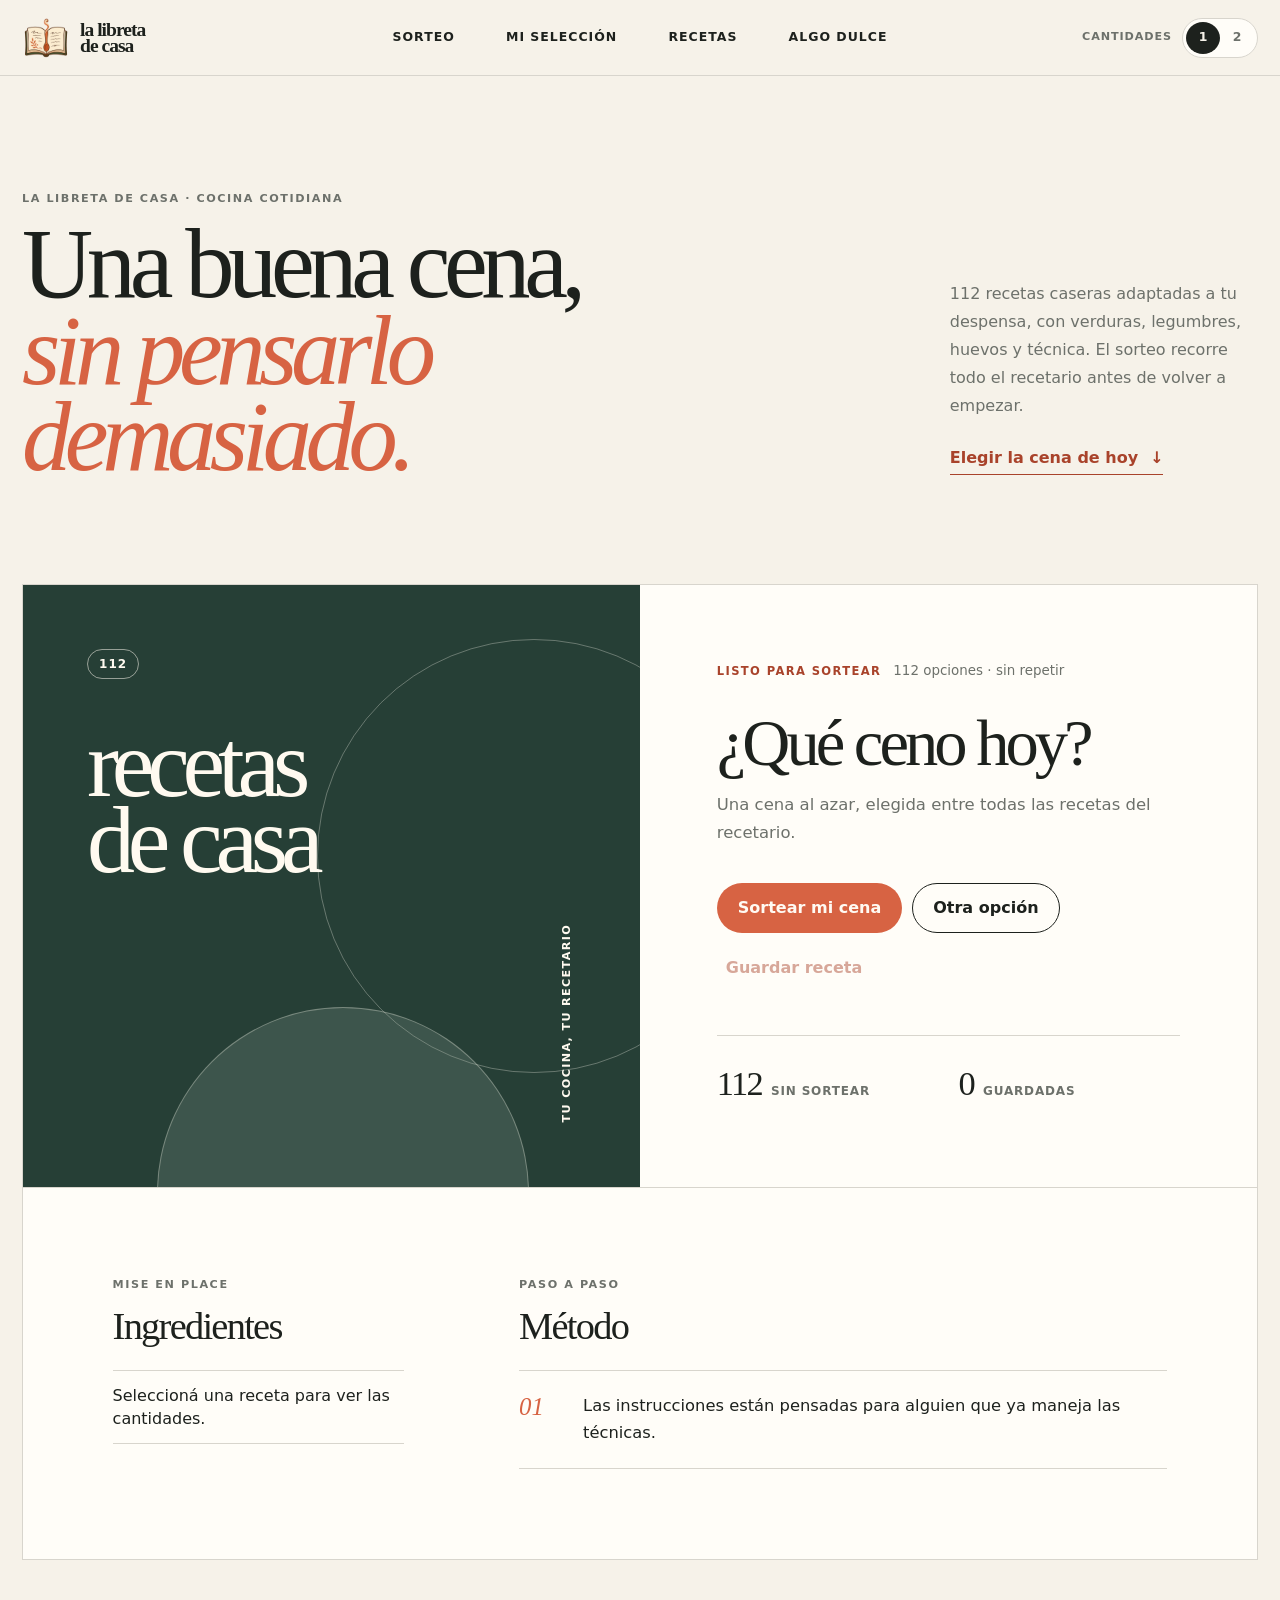
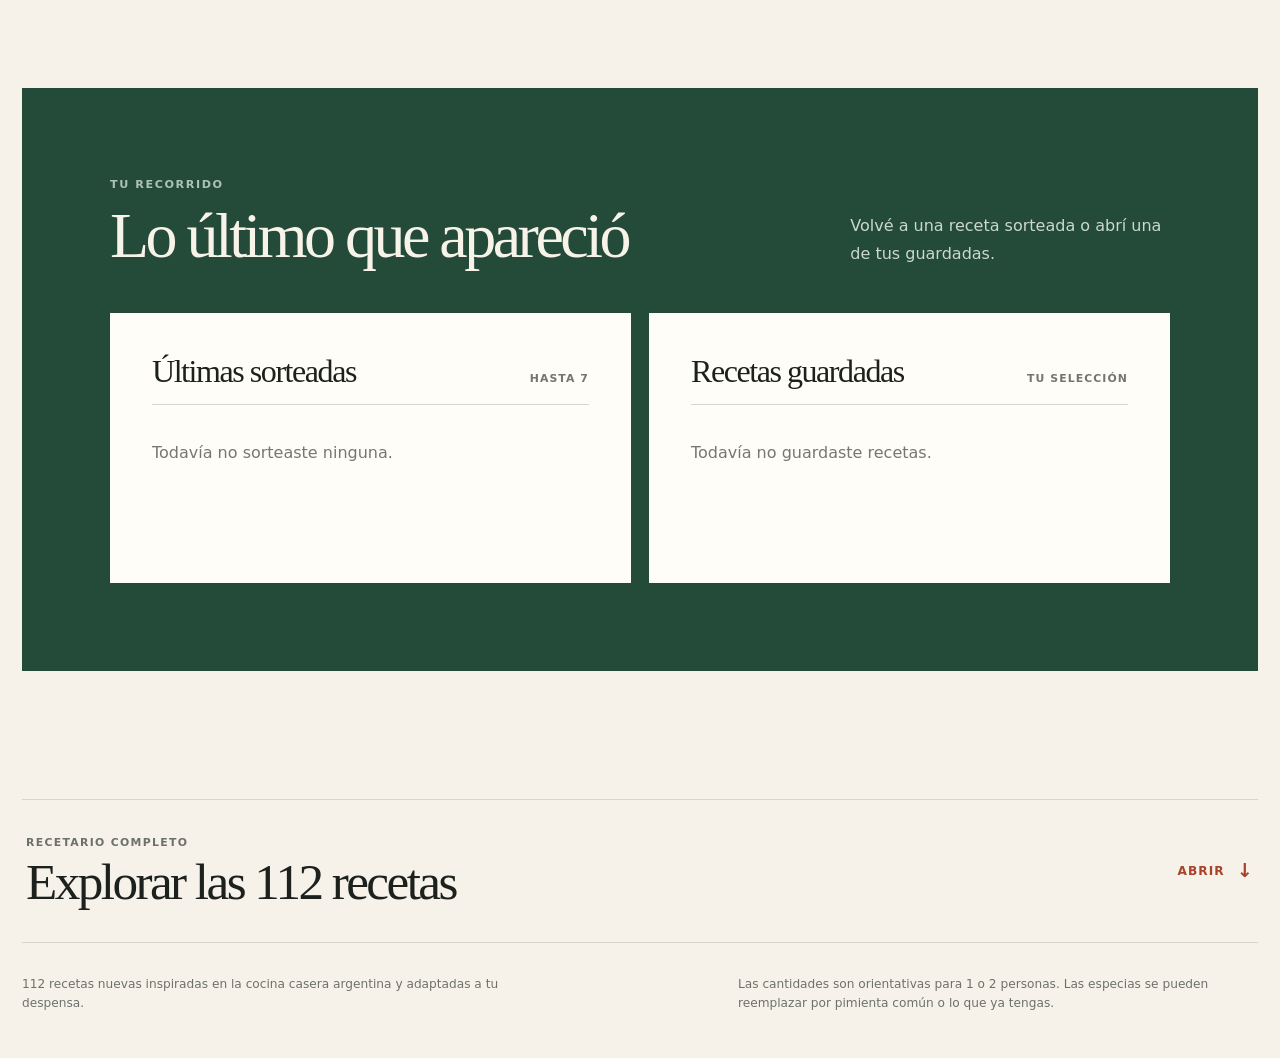
<file: index.html>
<!DOCTYPE html>
<html lang="es">
<head>
  <meta charset="UTF-8">
  <meta name="viewport" content="width=device-width, initial-scale=1">
  <meta name="theme-color" content="#f6f2e9">
  <meta name="description" content="La Libreta de Casa: recetas caseras para elegir qué cenar y preparar algo dulce.">
  <meta name="application-name" content="La Libreta de Casa">
  <title>La Libreta de Casa — Cenas</title>
  <link rel="icon" href="./favicon.ico" sizes="any">
  <link rel="icon" type="image/png" sizes="32x32" href="./images/brand/favicon-32.png">
  <link rel="icon" type="image/png" sizes="192x192" href="./images/brand/favicon-192.png">
  <link rel="apple-touch-icon" href="./images/brand/apple-touch-icon.png">
  <link rel="stylesheet" href="./css/styles.css">
</head>
<body>
  <header class="siteHeader">
    <a class="brand" href="./index.html#top" aria-label="La Libreta de Casa, volver al inicio">
      <img src="./images/brand/logo-header.png" alt="" width="48" height="48">
      <span class="brandText">
        <span>la libreta</span>
        <span>de casa</span>
      </span>
    </a>

    <nav class="mainNav" aria-label="Navegación principal">
      <a href="#recipe">Sorteo</a>
      <a href="#selection">Mi selección</a>
      <a href="#catalog">Recetas</a>
      <a href="./dulces.html">Algo dulce</a>
    </nav>

    <a class="mobileSwitch" href="./dulces.html">Algo dulce</a>

    <div class="portion compactPortion">
      <span>Cantidades</span>
      <div class="seg" role="group" aria-label="Cantidad de personas">
        <button id="one" class="active" type="button" aria-pressed="true">1</button>
        <button id="two" type="button" aria-pressed="false">2</button>
      </div>
    </div>
  </header>

  <main id="top" class="app">
    <section class="intro" aria-labelledby="pageTitle">
      <div>
        <p class="eyebrow">La Libreta de Casa · cocina cotidiana</p>
        <h1 id="pageTitle">Una buena cena,<br><em>sin pensarlo demasiado.</em></h1>
      </div>
      <div class="introCopy">
        <p><span id="recipeTotalIntro">112</span> recetas caseras adaptadas a tu despensa, con verduras, legumbres, huevos y técnica. El sorteo recorre todo el recetario antes de volver a empezar.</p>
        <a class="textLink" href="#recipe">Elegir la cena de hoy <span aria-hidden="true">↓</span></a>
      </div>
    </section>

    <section id="recipe" class="featureSection" aria-labelledby="title">
      <article class="recipeFeature">
        <figure id="recipeVisual" class="recipeVisual" data-tone="idle">
          <img id="recipeImage" class="recipeImage" alt="" hidden>
          <div id="visualPlaceholder" class="visualPlaceholder">
            <span id="visualNumber" class="visualNumber">112</span>
            <span id="visualLabel" class="visualLabel">recetas<br>de casa</span>
            <span class="visualCaption">Tu cocina, tu recetario</span>
          </div>
        </figure>

        <div class="recipeIntro">
          <div class="meta">
            <span id="category" class="badge">Listo para sortear</span>
            <span id="time" class="muted">112 opciones · sin repetir</span>
          </div>

          <h2 id="title" class="title">¿Qué ceno hoy?</h2>
          <p id="note" class="note">Una cena al azar, elegida entre todas las recetas del recetario.</p>
          <span id="announcement" class="srOnly" aria-live="polite"></span>

          <div class="actions" aria-label="Acciones de la receta">
            <button id="pick" class="btn primary" type="button">Sortear mi cena</button>
            <button id="another" class="btn secondary" type="button">Otra opción</button>
            <button id="favorite" class="btn quiet" type="button" disabled>Guardar receta</button>
          </div>

          <div class="quickFacts" aria-label="Estado del recetario">
            <p><strong id="remaining">112</strong><span>sin sortear</span></p>
            <p><strong id="favoriteCount">0</strong><span>guardadas</span></p>
          </div>
        </div>
      </article>

      <div class="recipeBody">
        <aside class="ingredientsPanel" aria-labelledby="ingredientsTitle">
          <div class="sectionHeading">
            <p class="eyebrow">Mise en place</p>
            <h3 id="ingredientsTitle">Ingredientes</h3>
          </div>
          <ul id="ingredients" class="ingredients">
            <li>Seleccioná una receta para ver las cantidades.</li>
          </ul>
        </aside>

        <section class="methodColumn" aria-labelledby="methodTitle">
          <div id="prepBlock" class="guidance prepGuide" hidden>
            <p class="eyebrow">Orden de trabajo</p>
            <h3>Antes de empezar</h3>
            <p id="prep"></p>
          </div>

          <div class="methodBlock">
            <div class="sectionHeading">
              <p class="eyebrow">Paso a paso</p>
              <h3 id="methodTitle">Método</h3>
            </div>
            <ol id="steps" class="steps">
              <li>Las instrucciones están pensadas para alguien que ya maneja las técnicas.</li>
            </ol>
          </div>

          <aside id="tipBlock" class="guidance tipGuide" hidden>
            <p class="eyebrow">Nota de cocina</p>
            <h3>Punto clave</h3>
            <p id="tip"></p>
          </aside>
        </section>
      </div>
    </section>

    <section id="selection" class="selectionSection" aria-labelledby="selectionTitle">
      <div class="sectionIntro">
        <p class="eyebrow">Tu recorrido</p>
        <h2 id="selectionTitle">Lo último que apareció</h2>
        <p>Volvé a una receta sorteada o abrí una de tus guardadas.</p>
      </div>

      <div class="selectionGrid">
        <section class="listPanel" aria-labelledby="historyTitle">
          <div class="panelHeading">
            <h3 id="historyTitle">Últimas sorteadas</h3>
            <span>Hasta 7</span>
          </div>
          <ol id="history" class="list">
            <li class="empty">Todavía no sorteaste ninguna.</li>
          </ol>
        </section>

        <section class="listPanel" aria-labelledby="favoritesTitle">
          <div class="panelHeading">
            <h3 id="favoritesTitle">Recetas guardadas</h3>
            <span>Tu selección</span>
          </div>
          <ul id="favorites" class="list">
            <li class="empty">Todavía no guardaste recetas.</li>
          </ul>
        </section>
      </div>
    </section>

    <details id="catalog" class="catalogSection">
      <summary>
        <span>
          <small>Recetario completo</small>
          <strong>Explorar las <span id="recipeTotalCatalog">112</span> recetas</strong>
        </span>
        <span class="summaryAction">Abrir <span aria-hidden="true">↓</span></span>
      </summary>
      <div id="catalogFilters" class="catalogFilters" aria-label="Filtrar recetas por categoría"></div>
      <div id="grid" class="grid"></div>
    </details>

    <footer class="foot">
      <p><span id="recipeTotalFooter">112</span> recetas nuevas inspiradas en la cocina casera argentina y adaptadas a tu despensa.</p>
      <p>Las cantidades son orientativas para 1 o 2 personas. Las especias se pueden reemplazar por pimienta común o lo que ya tengas.</p>
    </footer>
  </main>

  <div id="toast" class="toast" role="status" aria-live="polite"></div>

  <script src="./js/recipes.js"></script>
  <script src="./js/app.js"></script>
</body>
</html>
</file>
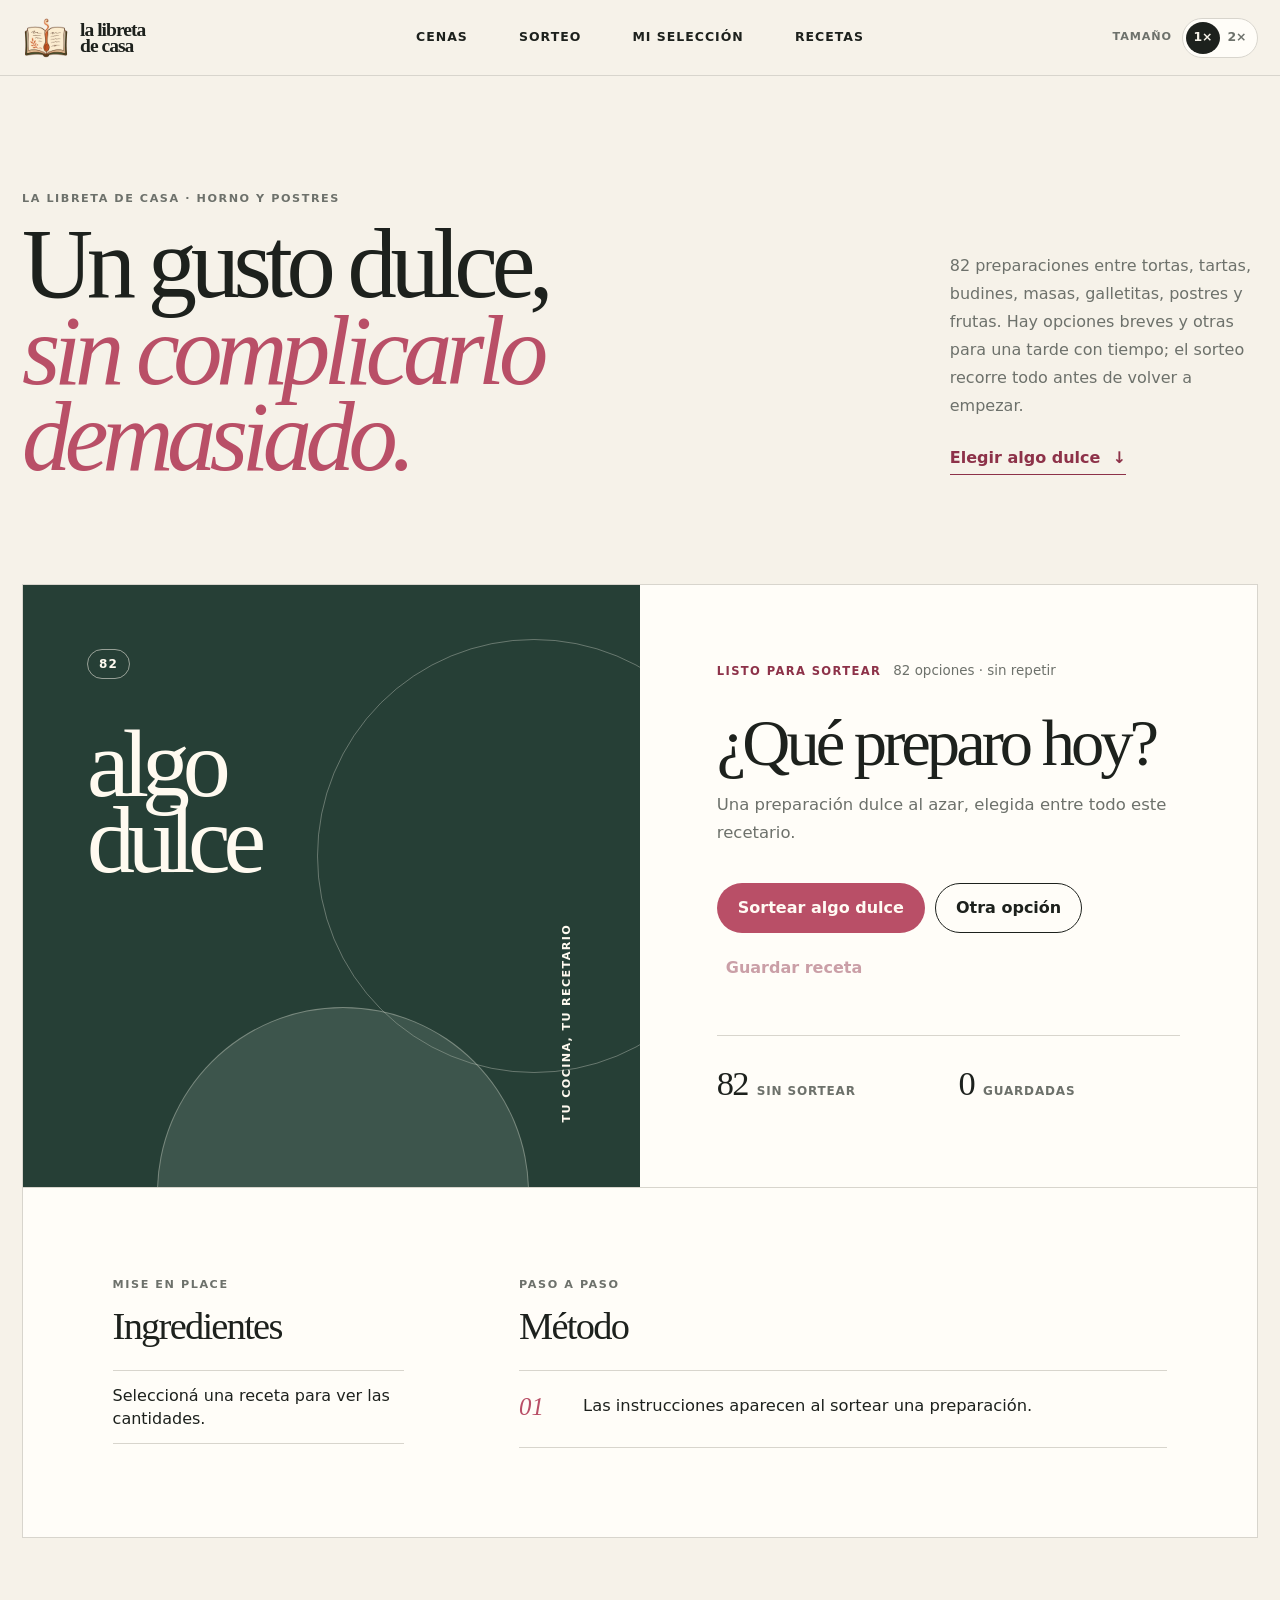
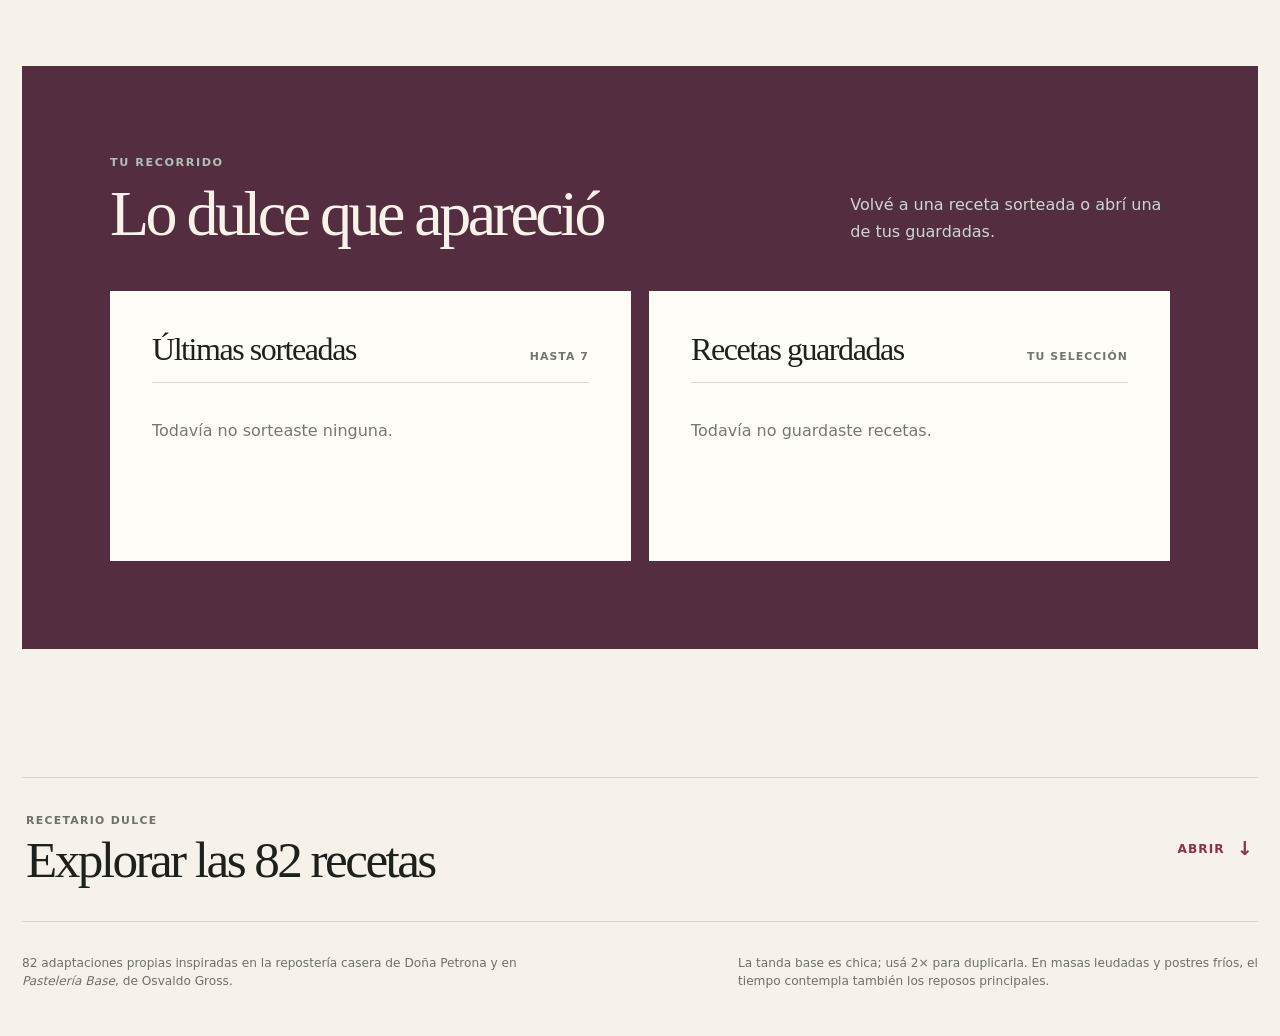
<file: dulces.html>
<!DOCTYPE html>
<html lang="es">
<head>
  <meta charset="UTF-8">
  <meta name="viewport" content="width=device-width, initial-scale=1">
  <meta name="theme-color" content="#f6f2e9">
  <meta name="description" content="La Libreta de Casa: tortas, tartas, budines, masas, galletitas, postres y preparaciones con fruta.">
  <meta name="application-name" content="La Libreta de Casa">
  <title>La Libreta de Casa — Algo dulce</title>
  <link rel="icon" href="./favicon.ico" sizes="any">
  <link rel="icon" type="image/png" sizes="32x32" href="./images/brand/favicon-32.png">
  <link rel="icon" type="image/png" sizes="192x192" href="./images/brand/favicon-192.png">
  <link rel="apple-touch-icon" href="./images/brand/apple-touch-icon.png">
  <link rel="stylesheet" href="./css/styles.css">
</head>
<body class="sweetPage">
  <header class="siteHeader">
    <a class="brand" href="./dulces.html#top" aria-label="La Libreta de Casa, volver al inicio">
      <img src="./images/brand/logo-header.png" alt="" width="48" height="48">
      <span class="brandText">
        <span>la libreta</span>
        <span>de casa</span>
      </span>
    </a>

    <nav class="mainNav" aria-label="Navegación principal">
      <a href="./index.html">Cenas</a>
      <a href="#recipe">Sorteo</a>
      <a href="#selection">Mi selección</a>
      <a href="#catalog">Recetas</a>
    </nav>

    <a class="mobileSwitch" href="./index.html">Cenas</a>

    <div class="portion compactPortion">
      <span>Tamaño</span>
      <div class="seg" role="group" aria-label="Tamaño de la tanda">
        <button id="one" class="active" type="button" aria-pressed="true">1×</button>
        <button id="two" type="button" aria-pressed="false">2×</button>
      </div>
    </div>
  </header>

  <main id="top" class="app">
    <section class="intro" aria-labelledby="pageTitle">
      <div>
        <p class="eyebrow">La Libreta de Casa · horno y postres</p>
        <h1 id="pageTitle">Un gusto dulce,<br><em>sin complicarlo demasiado.</em></h1>
      </div>
      <div class="introCopy">
        <p><span id="recipeTotalIntro">82</span> preparaciones entre tortas, tartas, budines, masas, galletitas, postres y frutas. Hay opciones breves y otras para una tarde con tiempo; el sorteo recorre todo antes de volver a empezar.</p>
        <a class="textLink" href="#recipe">Elegir algo dulce <span aria-hidden="true">↓</span></a>
      </div>
    </section>

    <section id="recipe" class="featureSection" aria-labelledby="title">
      <article class="recipeFeature">
        <figure id="recipeVisual" class="recipeVisual" data-tone="idle">
          <img id="recipeImage" class="recipeImage" alt="" hidden>
          <div id="visualPlaceholder" class="visualPlaceholder">
            <span id="visualNumber" class="visualNumber">82</span>
            <span id="visualLabel" class="visualLabel">algo<br>dulce</span>
            <span class="visualCaption">Tu cocina, tu recetario</span>
          </div>
        </figure>

        <div class="recipeIntro">
          <div class="meta">
            <span id="category" class="badge">Listo para sortear</span>
            <span id="time" class="muted">82 opciones · sin repetir</span>
          </div>

          <h2 id="title" class="title">¿Qué preparo hoy?</h2>
          <p id="note" class="note">Una preparación dulce al azar, elegida entre todo este recetario.</p>
          <p id="source" class="recipeSource" hidden></p>
          <span id="announcement" class="srOnly" aria-live="polite"></span>

          <div class="actions" aria-label="Acciones de la receta">
            <button id="pick" class="btn primary" type="button">Sortear algo dulce</button>
            <button id="another" class="btn secondary" type="button">Otra opción</button>
            <button id="favorite" class="btn quiet" type="button" disabled>Guardar receta</button>
          </div>

          <div class="quickFacts" aria-label="Estado del recetario">
            <p><strong id="remaining">82</strong><span>sin sortear</span></p>
            <p><strong id="favoriteCount">0</strong><span>guardadas</span></p>
          </div>
        </div>
      </article>

      <div class="recipeBody">
        <aside class="ingredientsPanel" aria-labelledby="ingredientsTitle">
          <div class="sectionHeading">
            <p class="eyebrow">Mise en place</p>
            <h3 id="ingredientsTitle">Ingredientes</h3>
          </div>
          <ul id="ingredients" class="ingredients">
            <li>Seleccioná una receta para ver las cantidades.</li>
          </ul>
        </aside>

        <section class="methodColumn" aria-labelledby="methodTitle">
          <div id="prepBlock" class="guidance prepGuide" hidden>
            <p class="eyebrow">Orden de trabajo</p>
            <h3>Antes de empezar</h3>
            <p id="prep"></p>
          </div>

          <div class="methodBlock">
            <div class="sectionHeading">
              <p class="eyebrow">Paso a paso</p>
              <h3 id="methodTitle">Método</h3>
            </div>
            <ol id="steps" class="steps">
              <li>Las instrucciones aparecen al sortear una preparación.</li>
            </ol>
          </div>

          <aside id="tipBlock" class="guidance tipGuide" hidden>
            <p class="eyebrow">Nota de cocina</p>
            <h3>Punto clave</h3>
            <p id="tip"></p>
          </aside>
        </section>
      </div>
    </section>

    <section id="selection" class="selectionSection" aria-labelledby="selectionTitle">
      <div class="sectionIntro">
        <p class="eyebrow">Tu recorrido</p>
        <h2 id="selectionTitle">Lo dulce que apareció</h2>
        <p>Volvé a una receta sorteada o abrí una de tus guardadas.</p>
      </div>

      <div class="selectionGrid">
        <section class="listPanel" aria-labelledby="historyTitle">
          <div class="panelHeading">
            <h3 id="historyTitle">Últimas sorteadas</h3>
            <span>Hasta 7</span>
          </div>
          <ol id="history" class="list">
            <li class="empty">Todavía no sorteaste ninguna.</li>
          </ol>
        </section>

        <section class="listPanel" aria-labelledby="favoritesTitle">
          <div class="panelHeading">
            <h3 id="favoritesTitle">Recetas guardadas</h3>
            <span>Tu selección</span>
          </div>
          <ul id="favorites" class="list">
            <li class="empty">Todavía no guardaste recetas.</li>
          </ul>
        </section>
      </div>
    </section>

    <details id="catalog" class="catalogSection">
      <summary>
        <span>
          <small>Recetario dulce</small>
          <strong>Explorar las <span id="recipeTotalCatalog">82</span> recetas</strong>
        </span>
        <span class="summaryAction">Abrir <span aria-hidden="true">↓</span></span>
      </summary>
      <div id="catalogFilters" class="catalogFilters" aria-label="Filtrar recetas por categoría"></div>
      <div id="grid" class="grid"></div>
    </details>

    <footer class="foot">
      <p><span id="recipeTotalFooter">82</span> adaptaciones propias inspiradas en la repostería casera de Doña Petrona y en <em>Pastelería Base</em>, de Osvaldo Gross.</p>
      <p>La tanda base es chica; usá 2× para duplicarla. En masas leudadas y postres fríos, el tiempo contempla también los reposos principales.</p>
    </footer>
  </main>

  <div id="toast" class="toast" role="status" aria-live="polite"></div>

  <script src="./js/sweet-recipes.js"></script>
  <script src="./js/gross-tortas-y-masitas.js"></script>
  <script src="./js/gross-budines-y-hojaldres.js"></script>
  <script src="./js/gross-leudados-y-postres.js"></script>
  <script src="./js/app.js"></script>
</body>
</html>
</file>
<file: css/styles.css>
:root {
  --paper: #f6f2e9;
  --surface: #fffdf8;
  --ink: #1d211d;
  --muted: #6d716b;
  --line: #d8d5cd;
  --soft: #ece8df;
  --accent: #d76343;
  --accent-dark: #a9432b;
  --green: #244b3a;
  --danger: #a23e36;
  --shadow: 0 18px 55px rgba(35, 31, 24, 0.1);
  --serif: Georgia, "Times New Roman", serif;
  --sans: Inter, ui-sans-serif, system-ui, -apple-system, BlinkMacSystemFont, "Segoe UI", sans-serif;
  color-scheme: light;
}

* {
  box-sizing: border-box;
}

html {
  scroll-behavior: smooth;
  scroll-padding-top: 88px;
}

body {
  margin: 0;
  min-height: 100vh;
  background: var(--paper);
  color: var(--ink);
  font-family: var(--sans);
  line-height: 1.5;
}

body.sweetPage {
  --accent: #b94f67;
  --accent-dark: #8d3249;
  --green: #542d40;
}

button,
summary {
  font: inherit;
}

button,
summary,
a {
  -webkit-tap-highlight-color: transparent;
}

button {
  cursor: pointer;
}

a {
  color: inherit;
}

button:focus-visible,
a:focus-visible,
summary:focus-visible {
  outline: 3px solid rgba(215, 99, 67, 0.45);
  outline: 3px solid color-mix(in srgb, var(--accent) 45%, transparent);
  outline-offset: 4px;
}

[hidden] {
  display: none !important;
}

.srOnly {
  position: absolute;
  width: 1px;
  height: 1px;
  padding: 0;
  margin: -1px;
  overflow: hidden;
  clip: rect(0, 0, 0, 0);
  white-space: nowrap;
  border: 0;
}

.siteHeader {
  position: sticky;
  top: 0;
  z-index: 50;
  display: grid;
  grid-template-columns: 1fr auto 1fr;
  align-items: center;
  min-height: 76px;
  padding: 10px max(22px, calc((100vw - 1260px) / 2));
  border-bottom: 1px solid var(--line);
  background: color-mix(in srgb, var(--paper) 94%, transparent);
  backdrop-filter: blur(16px);
}

.brand {
  width: max-content;
  display: inline-flex;
  align-items: center;
  gap: 10px;
  color: var(--ink);
  font-family: var(--serif);
  font-size: 1.22rem;
  font-weight: 700;
  line-height: 0.82;
  text-decoration: none;
  letter-spacing: -0.05em;
}

.brand img {
  width: 48px;
  height: 48px;
  object-fit: contain;
}

.brandText span {
  display: block;
}

.mainNav {
  display: flex;
  align-items: center;
  gap: clamp(20px, 4vw, 54px);
}

.mainNav a {
  position: relative;
  padding: 9px 0;
  font-size: 0.78rem;
  font-weight: 750;
  letter-spacing: 0.08em;
  text-decoration: none;
  text-transform: uppercase;
}

.mainNav a::after {
  position: absolute;
  right: 0;
  bottom: 3px;
  left: 0;
  height: 1px;
  background: var(--accent);
  content: "";
  transform: scaleX(0);
  transform-origin: left;
  transition: transform 180ms ease;
}

.mainNav a:hover::after {
  transform: scaleX(1);
}

.mobileSwitch {
  display: none;
}

.portion {
  display: flex;
  align-items: center;
  justify-self: end;
  gap: 10px;
}

.portion > span {
  color: var(--muted);
  font-size: 0.7rem;
  font-weight: 750;
  letter-spacing: 0.08em;
  text-transform: uppercase;
}

.seg {
  display: grid;
  grid-template-columns: 1fr 1fr;
  width: 76px;
  padding: 3px;
  border: 1px solid var(--line);
  border-radius: 999px;
  background: var(--surface);
}

.seg button {
  min-width: 32px;
  min-height: 32px;
  padding: 0;
  border: 0;
  border-radius: 50%;
  background: transparent;
  color: var(--muted);
  font-size: 0.78rem;
  font-weight: 800;
}

.seg button.active {
  background: var(--ink);
  color: var(--paper);
}

.app {
  width: min(1260px, calc(100% - 44px));
  margin: 0 auto;
}

.intro {
  display: grid;
  grid-template-columns: minmax(0, 1.45fr) minmax(280px, 0.55fr);
  gap: clamp(40px, 9vw, 130px);
  align-items: end;
  padding: clamp(64px, 9vw, 126px) 0 clamp(54px, 8vw, 104px);
}

.eyebrow {
  margin: 0 0 13px;
  color: var(--muted);
  font-size: 0.7rem;
  font-weight: 800;
  letter-spacing: 0.14em;
  text-transform: uppercase;
}

.intro h1 {
  margin: 0;
  max-width: 900px;
  font-family: var(--serif);
  font-size: clamp(3.45rem, 7.7vw, 7.4rem);
  font-weight: 500;
  line-height: 0.88;
  letter-spacing: -0.065em;
}

.intro h1 em {
  color: var(--accent);
  font-weight: 400;
}

.introCopy {
  max-width: 410px;
  padding-bottom: 6px;
}

.introCopy p {
  margin: 0 0 26px;
  color: var(--muted);
  font-size: 1rem;
  line-height: 1.75;
}

.textLink {
  display: inline-flex;
  gap: 12px;
  align-items: center;
  padding-bottom: 4px;
  border-bottom: 1px solid currentColor;
  color: var(--accent-dark);
  font-weight: 750;
  text-decoration: none;
}

.textLink span {
  transition: transform 180ms ease;
}

.textLink:hover span {
  transform: translateY(3px);
}

.featureSection {
  border: 1px solid var(--line);
  background: var(--surface);
}

.recipeFeature {
  display: grid;
  grid-template-columns: minmax(0, 1fr) minmax(0, 1fr);
  min-height: 600px;
  border-bottom: 1px solid var(--line);
}

.recipeVisual {
  --tone: #294d3d;
  --tone-soft: #9bb4a5;
  --tone-ink: #fffaf0;
  position: relative;
  min-height: 600px;
  margin: 0;
  overflow: hidden;
  background: var(--tone);
  color: var(--tone-ink);
}

.recipeImage {
  position: absolute;
  z-index: 3;
  inset: 0;
  display: block;
  width: 100%;
  height: 100%;
  object-fit: cover;
}

.visualPlaceholder {
  position: absolute;
  inset: 0;
  display: flex;
  flex-direction: column;
  justify-content: space-between;
  padding: clamp(28px, 5vw, 68px);
  isolation: isolate;
}

.visualPlaceholder::before,
.visualPlaceholder::after {
  position: absolute;
  z-index: -1;
  border: 1px solid color-mix(in srgb, var(--tone-ink) 30%, transparent);
  border-radius: 50%;
  content: "";
}

.visualPlaceholder::before {
  top: 9%;
  right: -18%;
  width: 70%;
  aspect-ratio: 1;
}

.visualPlaceholder::after {
  right: 18%;
  bottom: -32%;
  width: 60%;
  aspect-ratio: 1;
  background: color-mix(in srgb, var(--tone-soft) 24%, transparent);
}

.visualNumber {
  align-self: flex-start;
  padding: 5px 11px;
  border: 1px solid color-mix(in srgb, var(--tone-ink) 52%, transparent);
  border-radius: 999px;
  font-size: 0.75rem;
  font-weight: 800;
  letter-spacing: 0.09em;
}

.visualLabel {
  max-width: 520px;
  font-family: var(--serif);
  font-size: clamp(4rem, 7.5vw, 7.3rem);
  font-weight: 500;
  line-height: 0.79;
  letter-spacing: -0.075em;
  white-space: pre-line;
}

.visualCaption {
  align-self: flex-end;
  font-size: 0.7rem;
  font-weight: 750;
  letter-spacing: 0.12em;
  text-transform: uppercase;
  writing-mode: vertical-rl;
  transform: rotate(180deg);
}

[data-tone="oven"] {
  --tone: #b95536;
  --tone-soft: #edb492;
  --tone-ink: #fff9ee;
}

[data-tone="legumes"] {
  --tone: #315845;
  --tone-soft: #92b29e;
  --tone-ink: #fff9ee;
}

[data-tone="grains"] {
  --tone: #d3a73f;
  --tone-soft: #f3d88b;
  --tone-ink: #282217;
}

[data-tone="vegetables"] {
  --tone: #788243;
  --tone-soft: #bec88a;
  --tone-ink: #fffdf2;
}

[data-tone="tuna"] {
  --tone: #416879;
  --tone-soft: #9bbfca;
  --tone-ink: #fffaf0;
}

[data-tone="starters"] {
  --tone: #9a5c32;
  --tone-soft: #dfb074;
  --tone-ink: #fffaf0;
}

[data-tone="sweet-cakes"] {
  --tone: #984b5d;
  --tone-soft: #dfa2ad;
  --tone-ink: #fff8ee;
}

[data-tone="sweet-loaves"] {
  --tone: #745441;
  --tone-soft: #c9aa8f;
  --tone-ink: #fffaf0;
}

[data-tone="sweet-cookies"] {
  --tone: #a4513d;
  --tone-soft: #dfa38d;
  --tone-ink: #fffaf0;
}

[data-tone="sweet-doughs"] {
  --tone: #b36f36;
  --tone-soft: #e9bd82;
  --tone-ink: #fffaf0;
}

[data-tone="sweet-spoon"] {
  --tone: #604c79;
  --tone-soft: #b7a7ca;
  --tone-ink: #fffaf4;
}

[data-tone="sweet-fruit"] {
  --tone: #9a3744;
  --tone-soft: #e69595;
  --tone-ink: #fffaf0;
}

[data-tone="idle"] {
  --tone: #263f36;
  --tone-soft: #89a091;
  --tone-ink: #fffaf0;
}

.recipeIntro {
  display: flex;
  flex-direction: column;
  justify-content: center;
  padding: clamp(38px, 6vw, 82px);
}

.meta {
  display: flex;
  flex-wrap: wrap;
  gap: 12px;
  align-items: center;
}

.badge {
  color: var(--accent-dark);
  font-size: 0.72rem;
  font-weight: 850;
  letter-spacing: 0.12em;
  text-transform: uppercase;
}

.muted {
  color: var(--muted);
  font-size: 0.84rem;
}

.title {
  margin: 30px 0 18px;
  font-family: var(--serif);
  font-size: clamp(3rem, 5.2vw, 5.7rem);
  font-weight: 500;
  line-height: 0.93;
  letter-spacing: -0.06em;
}

.note {
  max-width: 580px;
  margin: 0;
  color: var(--muted);
  font-size: 1.03rem;
  line-height: 1.7;
}

.recipeSource {
  margin: 11px 0 0;
  color: var(--accent-dark);
  font-size: 0.8rem;
  font-weight: 750;
  line-height: 1.5;
}

.actions {
  display: flex;
  flex-wrap: wrap;
  gap: 10px;
  margin-top: 36px;
}

.btn {
  min-height: 50px;
  padding: 0 20px;
  border: 1px solid transparent;
  border-radius: 999px;
  font-weight: 800;
  transition: transform 160ms ease, background 160ms ease, color 160ms ease;
}

.btn:hover:not(:disabled) {
  transform: translateY(-2px);
}

.primary {
  background: var(--accent);
  color: #fffaf3;
}

.primary:hover {
  background: var(--accent-dark);
}

.secondary {
  border-color: var(--ink);
  background: transparent;
  color: var(--ink);
}

.secondary:hover {
  background: var(--ink);
  color: var(--surface);
}

.quiet {
  padding-right: 8px;
  padding-left: 8px;
  background: transparent;
  color: var(--accent-dark);
}

.btn:disabled {
  cursor: default;
  opacity: 0.46;
}

.quickFacts {
  display: grid;
  grid-template-columns: repeat(2, minmax(0, 1fr));
  gap: 20px;
  margin-top: 42px;
  padding-top: 22px;
  border-top: 1px solid var(--line);
}

.quickFacts p {
  display: flex;
  gap: 9px;
  align-items: baseline;
  margin: 0;
}

.quickFacts strong {
  font-family: var(--serif);
  font-size: 2.15rem;
  font-weight: 500;
  letter-spacing: -0.05em;
}

.quickFacts span {
  color: var(--muted);
  font-size: 0.75rem;
  font-weight: 750;
  letter-spacing: 0.07em;
  text-transform: uppercase;
}

.recipeBody {
  display: grid;
  grid-template-columns: minmax(250px, 0.62fr) minmax(0, 1.38fr);
  gap: clamp(46px, 9vw, 130px);
  padding: clamp(48px, 7vw, 96px);
}

.ingredientsPanel {
  align-self: start;
}

.sectionHeading {
  margin-bottom: 24px;
}

.sectionHeading h3,
.guidance h3,
.panelHeading h3 {
  margin: 0;
  font-family: var(--serif);
  font-size: clamp(1.8rem, 3vw, 2.7rem);
  font-weight: 500;
  line-height: 1;
  letter-spacing: -0.045em;
}

.ingredients,
.steps,
.list {
  display: grid;
  gap: 0;
  margin: 0;
  padding: 0;
  list-style: none;
}

.ingredients li {
  padding: 13px 0;
  border-bottom: 1px solid var(--line);
  line-height: 1.45;
}

.ingredients li:first-child {
  border-top: 1px solid var(--line);
}

.methodColumn {
  display: grid;
  gap: clamp(38px, 5vw, 66px);
  max-width: 780px;
}

.guidance {
  padding: clamp(24px, 4vw, 42px);
  line-height: 1.7;
}

.guidance .eyebrow {
  margin-bottom: 11px;
}

.guidance h3 {
  margin-bottom: 17px;
}

.guidance > p:last-child {
  margin: 0;
  font-size: 1rem;
}

.prepGuide {
  background: var(--soft);
}

.tipGuide {
  border-left: 5px solid var(--accent);
  background: color-mix(in srgb, var(--accent) 9%, var(--surface));
}

.steps {
  counter-reset: step;
}

.steps li {
  position: relative;
  min-height: 78px;
  padding: 22px 0 22px 64px;
  border-top: 1px solid var(--line);
  font-size: 1.02rem;
  line-height: 1.65;
}

.steps li:last-child {
  border-bottom: 1px solid var(--line);
}

.steps li::before {
  position: absolute;
  top: 16px;
  left: 0;
  color: var(--accent);
  content: counter(step, decimal-leading-zero);
  counter-increment: step;
  font-family: var(--serif);
  font-size: 1.55rem;
  font-style: italic;
}

.selectionSection {
  margin-top: clamp(70px, 10vw, 134px);
  padding: clamp(52px, 7vw, 88px);
  background: var(--green);
  color: #f8f3e9;
}

.sectionIntro {
  display: grid;
  grid-template-columns: minmax(0, 1fr) minmax(240px, 0.45fr);
  gap: 30px;
  align-items: end;
  margin-bottom: 46px;
}

.sectionIntro .eyebrow {
  grid-column: 1 / -1;
  margin-bottom: -18px;
  color: #adc1b6;
}

.sectionIntro h2 {
  margin: 0;
  font-family: var(--serif);
  font-size: clamp(2.7rem, 5vw, 5.1rem);
  font-weight: 500;
  line-height: 0.95;
  letter-spacing: -0.055em;
}

.sectionIntro > p:last-child {
  margin: 0;
  color: #cbd8d0;
  line-height: 1.7;
}

.selectionGrid {
  display: grid;
  grid-template-columns: repeat(2, minmax(0, 1fr));
  gap: 18px;
}

.listPanel {
  min-height: 270px;
  padding: clamp(24px, 4vw, 42px);
  background: #fffdf8;
  color: #1d211d;
}

.panelHeading {
  display: flex;
  gap: 20px;
  align-items: baseline;
  justify-content: space-between;
  margin-bottom: 24px;
  padding-bottom: 17px;
  border-bottom: 1px solid #d8d5cd;
}

.panelHeading h3 {
  font-size: clamp(1.55rem, 2.5vw, 2.1rem);
}

.panelHeading span {
  color: #72766f;
  font-size: 0.68rem;
  font-weight: 800;
  letter-spacing: 0.1em;
  text-transform: uppercase;
}

.list li {
  display: flex;
  gap: 14px;
  align-items: flex-start;
  justify-content: space-between;
  padding: 12px 0;
  border-bottom: 1px solid #e2ded6;
}

.recipeLink {
  flex: 1;
  padding: 0;
  border: 0;
  background: transparent;
  color: #1d211d;
  font-weight: 700;
  line-height: 1.45;
  text-align: left;
}

.recipeLink:hover {
  color: #b14c31;
}

.remove {
  flex: 0 0 auto;
  padding: 2px 0;
  border: 0;
  background: transparent;
  color: var(--danger);
  font-size: 0.7rem;
  font-weight: 850;
  letter-spacing: 0.07em;
  text-transform: uppercase;
}

.empty {
  border-bottom: 0 !important;
  color: #747871;
}

.catalogSection {
  margin: clamp(70px, 10vw, 130px) 0 0;
  border-top: 1px solid var(--line);
  border-bottom: 1px solid var(--line);
}

.catalogSection summary {
  display: flex;
  gap: 30px;
  align-items: center;
  justify-content: space-between;
  padding: 35px 4px;
  cursor: pointer;
  list-style: none;
}

.catalogSection summary::-webkit-details-marker {
  display: none;
}

.catalogSection summary small,
.catalogSection summary strong {
  display: block;
}

.catalogSection summary small {
  margin-bottom: 5px;
  color: var(--muted);
  font-size: 0.68rem;
  font-weight: 800;
  letter-spacing: 0.12em;
  text-transform: uppercase;
}

.catalogSection summary strong {
  font-family: var(--serif);
  font-size: clamp(2rem, 4vw, 3.8rem);
  font-weight: 500;
  line-height: 1;
  letter-spacing: -0.05em;
}

.summaryAction {
  display: flex;
  gap: 12px;
  align-items: center;
  color: var(--accent-dark);
  font-size: 0.76rem;
  font-weight: 850;
  letter-spacing: 0.09em;
  text-transform: uppercase;
}

.summaryAction span {
  font-size: 1.2rem;
  transition: transform 180ms ease;
}

.catalogSection[open] .summaryAction span {
  transform: rotate(180deg);
}

.catalogFilters {
  display: flex;
  flex-wrap: wrap;
  gap: 9px;
  padding: 26px 0 4px;
  border-top: 1px solid var(--line);
}

.filterChip {
  min-height: 38px;
  padding: 8px 14px;
  border: 1px solid var(--line);
  border-radius: 999px;
  background: transparent;
  color: var(--muted);
  font-size: 0.72rem;
  font-weight: 780;
  letter-spacing: 0.035em;
  transition: border-color 160ms ease, background 160ms ease, color 160ms ease;
}

.filterChip:hover {
  border-color: var(--ink);
  color: var(--ink);
}

.filterChip.active {
  border-color: var(--ink);
  background: var(--ink);
  color: var(--paper);
}

.grid {
  display: grid;
  grid-template-columns: repeat(4, minmax(0, 1fr));
  gap: 42px 18px;
  padding: 36px 0 64px;
  border-top: 1px solid var(--line);
}

.catalogFilters + .grid {
  border-top: 0;
}

.item {
  min-width: 0;
  padding: 0;
  border: 0;
  background: transparent;
  color: var(--ink);
  text-align: left;
}

.itemVisual {
  --tone: #294d3d;
  --tone-soft: #9bb4a5;
  --tone-ink: #fffaf0;
  position: relative;
  display: grid;
  aspect-ratio: 1 / 0.92;
  margin-bottom: 14px;
  overflow: hidden;
  place-items: center;
  border-radius: 10px;
  background: var(--tone);
  color: var(--tone-ink);
  transition: transform 200ms ease, border-radius 200ms ease;
}

.itemVisual::before {
  position: absolute;
  top: -15%;
  right: -19%;
  width: 72%;
  aspect-ratio: 1;
  border: 1px solid color-mix(in srgb, var(--tone-ink) 28%, transparent);
  border-radius: 50%;
  content: "";
}

.itemVisual img {
  position: absolute;
  z-index: 2;
  inset: 0;
  width: 100%;
  height: 100%;
  object-fit: cover;
}

.item:hover .itemVisual {
  border-radius: 2px;
  transform: translateY(-4px);
}

.itemNumber {
  position: absolute;
  top: 12px;
  left: 13px;
  z-index: 1;
  font-size: 0.67rem;
  font-weight: 850;
  letter-spacing: 0.1em;
}

.itemMark {
  z-index: 1;
  max-width: 80%;
  font-family: var(--serif);
  font-size: clamp(1.9rem, 3.1vw, 3.2rem);
  font-style: italic;
  line-height: 0.9;
  text-align: center;
  letter-spacing: -0.06em;
  white-space: pre-line;
}

.itemMeta {
  display: flex;
  gap: 8px;
  align-items: center;
  justify-content: space-between;
  margin-bottom: 6px;
  color: var(--muted);
  font-size: 0.7rem;
  font-weight: 750;
  letter-spacing: 0.06em;
  text-transform: uppercase;
}

.item strong {
  display: block;
  font-family: var(--serif);
  font-size: 1.27rem;
  font-weight: 500;
  line-height: 1.12;
  letter-spacing: -0.025em;
}

.foot {
  display: flex;
  gap: 30px;
  justify-content: space-between;
  padding: 32px 0 45px;
  color: var(--muted);
  font-size: 0.76rem;
  line-height: 1.55;
}

.foot p {
  max-width: 520px;
  margin: 0;
}

.toast {
  position: fixed;
  bottom: 24px;
  left: 50%;
  z-index: 100;
  padding: 12px 18px;
  border-radius: 999px;
  background: var(--ink);
  box-shadow: var(--shadow);
  color: var(--surface);
  font-weight: 750;
  opacity: 0;
  pointer-events: none;
  transform: translate(-50%, 18px);
  transition: opacity 180ms ease, transform 180ms ease;
}

.toast.show {
  opacity: 1;
  transform: translate(-50%, 0);
}

@media (max-width: 1020px) {
  .intro {
    grid-template-columns: minmax(0, 1.2fr) minmax(260px, 0.8fr);
  }

  .recipeFeature {
    min-height: 540px;
  }

  .recipeVisual {
    min-height: 540px;
  }

  .recipeIntro {
    padding: 42px;
  }

  .recipeBody {
    gap: 56px;
    padding: 58px 48px;
  }

  .grid {
    grid-template-columns: repeat(3, minmax(0, 1fr));
  }
}

@media (max-width: 820px) {
  .siteHeader {
    grid-template-columns: 1fr auto auto;
    gap: 14px;
  }

  .mainNav {
    display: none;
  }

  .mobileSwitch {
    display: block;
    color: var(--accent-dark);
    font-size: 0.7rem;
    font-weight: 820;
    letter-spacing: 0.075em;
    text-decoration: none;
    text-transform: uppercase;
  }

  .intro {
    grid-template-columns: 1fr;
    gap: 34px;
  }

  .introCopy {
    max-width: 600px;
  }

  .recipeFeature {
    grid-template-columns: 1fr;
  }

  .recipeVisual {
    min-height: 0;
    aspect-ratio: 16 / 11;
  }

  .recipeIntro {
    min-height: 500px;
  }

  .recipeBody {
    grid-template-columns: 1fr;
  }

  .ingredientsPanel {
    max-width: 620px;
  }

  .methodColumn {
    max-width: none;
  }

  .selectionGrid,
  .sectionIntro {
    grid-template-columns: 1fr;
  }

  .sectionIntro .eyebrow {
    grid-column: auto;
    margin-bottom: -12px;
  }

  .grid {
    grid-template-columns: repeat(2, minmax(0, 1fr));
  }
}

@media (max-width: 560px) {
  html {
    scroll-padding-top: 70px;
  }

  .siteHeader {
    min-height: 66px;
    padding: 9px 16px;
  }

  .brand {
    font-size: 1.05rem;
    gap: 7px;
  }

  .brand img {
    width: 38px;
    height: 38px;
  }

  .mobileSwitch {
    font-size: 0.64rem;
  }

  .portion > span {
    display: none;
  }

  .app {
    width: min(100% - 24px, 1260px);
  }

  .intro {
    padding: 48px 0 52px;
  }

  .intro h1 {
    font-size: clamp(3.05rem, 15vw, 4.6rem);
    line-height: 0.91;
  }

  .introCopy p {
    font-size: 0.95rem;
  }

  .featureSection {
    margin-right: -12px;
    margin-left: -12px;
    border-right: 0;
    border-left: 0;
  }

  .recipeVisual {
    aspect-ratio: 1 / 1;
  }

  .visualPlaceholder {
    padding: 26px;
  }

  .visualLabel {
    font-size: clamp(3.8rem, 19vw, 5.8rem);
  }

  .recipeIntro {
    min-height: 0;
    padding: 34px 24px 40px;
  }

  .title {
    margin-top: 22px;
    font-size: clamp(2.7rem, 13vw, 4.2rem);
  }

  .actions {
    display: grid;
    grid-template-columns: repeat(2, minmax(0, 1fr));
    margin-top: 30px;
  }

  .actions .primary {
    grid-column: 1 / -1;
  }

  .btn {
    min-height: 52px;
    padding: 0 14px;
  }

  .quickFacts {
    margin-top: 32px;
  }

  .recipeBody {
    gap: 48px;
    padding: 42px 24px 50px;
  }

  .guidance {
    padding: 24px;
  }

  .steps li {
    padding-left: 52px;
  }

  .selectionSection {
    margin-right: -12px;
    margin-left: -12px;
    padding: 48px 24px;
  }

  .selectionGrid {
    gap: 12px;
  }

  .listPanel {
    padding: 24px;
  }

  .catalogSection summary {
    align-items: flex-end;
  }

  .catalogFilters {
    gap: 7px;
    padding-top: 20px;
  }

  .filterChip {
    min-height: 36px;
    padding: 7px 11px;
    font-size: 0.68rem;
  }

  .summaryAction {
    font-size: 0;
  }

  .summaryAction span {
    font-size: 1.4rem;
  }

  .grid {
    gap: 34px 12px;
  }

  .itemVisual {
    border-radius: 8px;
  }

  .itemMark {
    font-size: 2rem;
  }

  .item strong {
    font-size: 1.05rem;
  }

  .itemMeta {
    display: block;
  }

  .itemMeta span {
    display: block;
  }

  .foot {
    display: grid;
    gap: 10px;
  }
}

@media (max-width: 390px) {
  .siteHeader {
    gap: 9px;
  }

  .mobileSwitch {
    max-width: 48px;
    line-height: 1.05;
    text-align: center;
  }

  .grid {
    grid-template-columns: 1fr;
  }

  .itemVisual {
    aspect-ratio: 4 / 3;
  }

  .itemMark {
    font-size: 2.6rem;
  }
}

@media (prefers-color-scheme: dark) {
  :root {
    --paper: #151713;
    --surface: #1d201b;
    --ink: #f4f0e7;
    --muted: #a9aea6;
    --line: #3b3f38;
    --soft: #292d27;
    --accent: #ef7958;
    --accent-dark: #f08a6c;
    --green: #17382b;
    --danger: #f09a91;
    --shadow: 0 20px 55px rgba(0, 0, 0, 0.3);
    color-scheme: dark;
  }

  .siteHeader {
    background: color-mix(in srgb, var(--paper) 94%, transparent);
  }

  .seg button.active {
    background: var(--ink);
    color: var(--paper);
  }

  .primary {
    color: #1c1713;
  }

  .selectionSection {
    color: #f8f3e9;
  }

  .listPanel {
    background: #f6f2e9;
  }
}

@media (prefers-reduced-motion: reduce) {
  html {
    scroll-behavior: auto;
  }

  *,
  *::before,
  *::after {
    scroll-behavior: auto !important;
    transition-duration: 0.01ms !important;
  }
}
</file>
